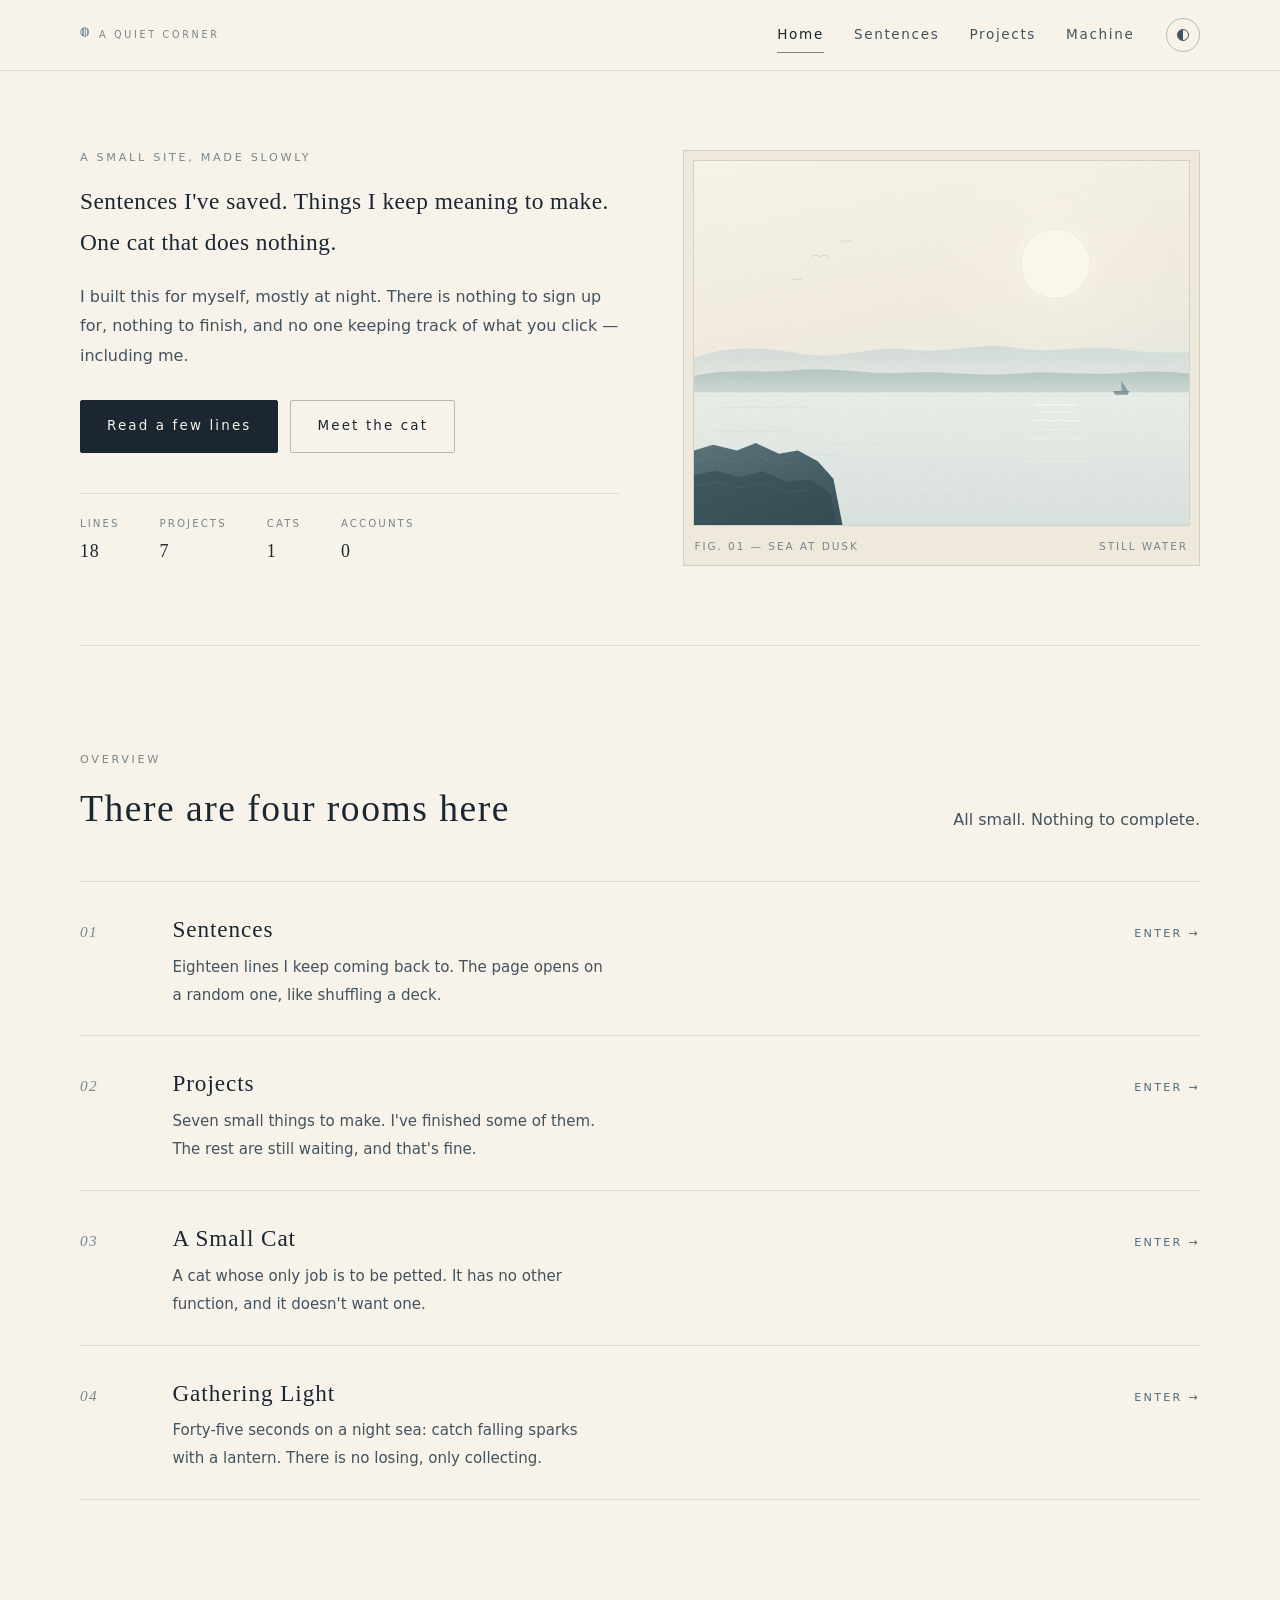
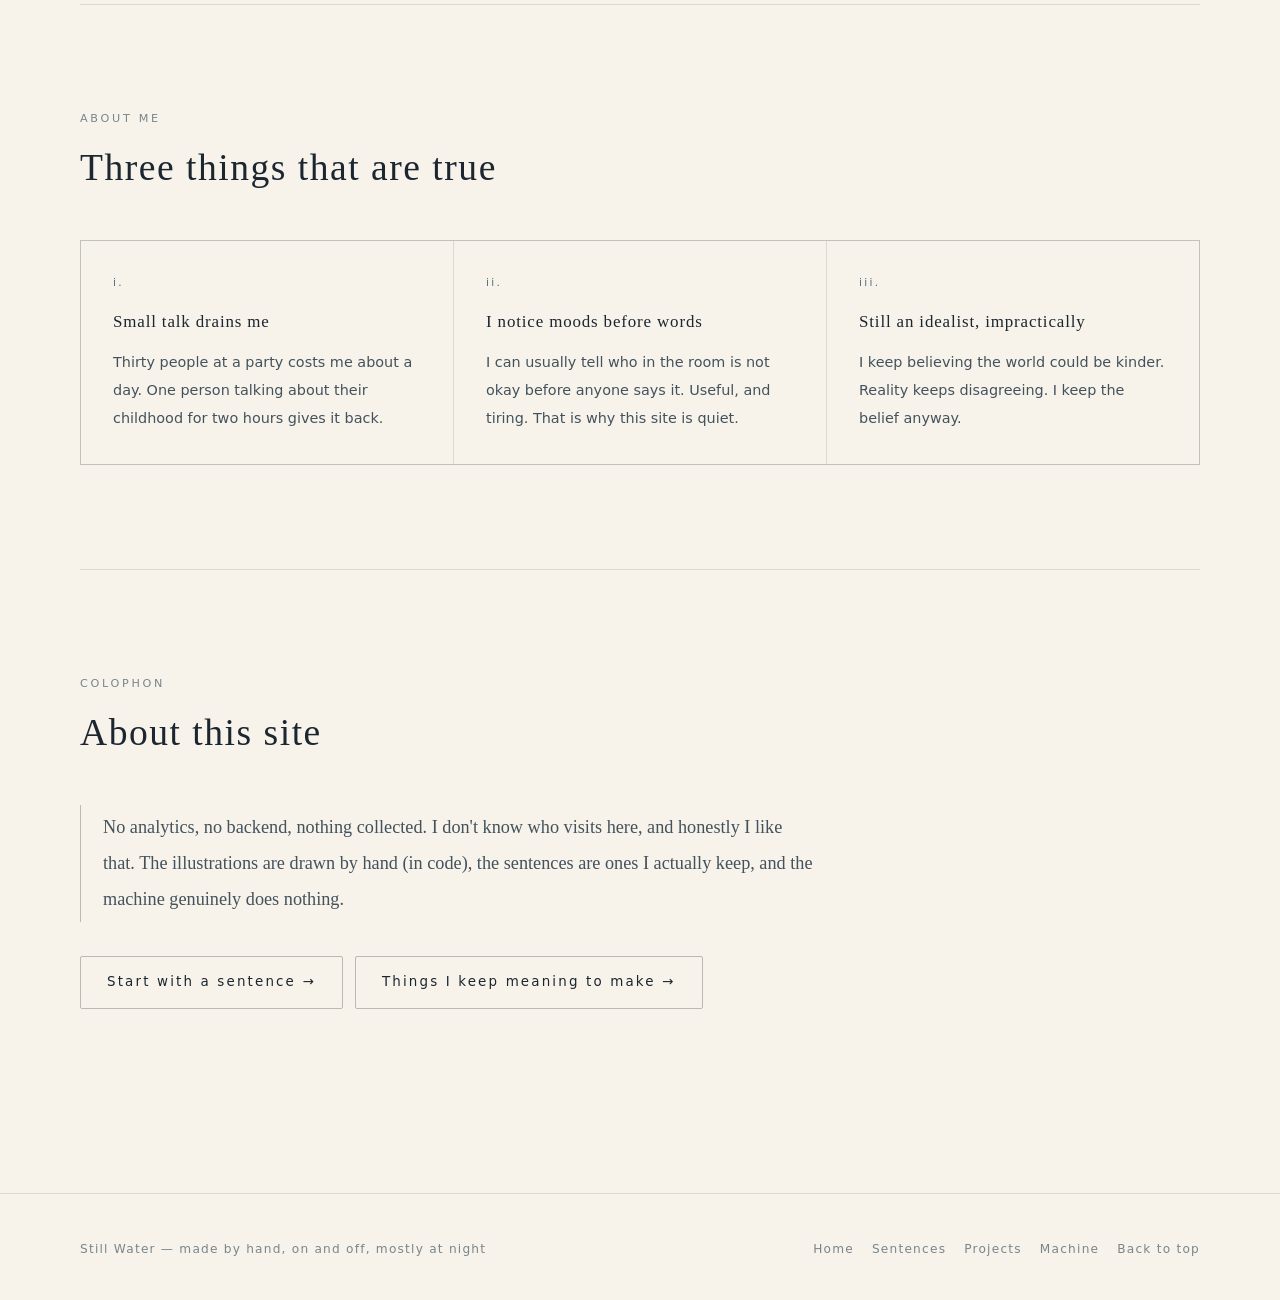
<file: index.html>
<!DOCTYPE html>
<html lang="en">
<head>
<meta charset="utf-8">
<meta name="viewport" content="width=device-width, initial-scale=1">
<title>Still Water · a site I made for myself</title>
<meta name="description" content="A small personal site: sentences I've saved, projects I keep meaning to make, one cat that does nothing, and a forty-five-second game.">
<meta name="theme-color" content="#f7f3ea">
<link rel="icon" href="assets/favicon.svg" type="image/svg+xml">
<link rel="stylesheet" href="style.css">
<script>
  try {
    if (localStorage.getItem("sw-theme") === "dark") {
      document.documentElement.setAttribute("data-theme", "dark");
    }
  } catch (e) {}
</script>
</head>
<body data-page="index">
<a class="skip" href="#main">Skip to content</a>

<header class="topbar">
  <div class="wrap topbar-inner" id="site-nav"></div>
</header>

<main id="main">

  <!-- ========== HERO ========== -->
  <section class="hero wrap" id="top">
    <div class="hero-text">
      <h1 class="sr-only">Still Water — a small site, made slowly</h1>
      <p class="eyebrow">a small site, made slowly</p>
      <p class="hero-sub">Sentences I've saved. Things I keep meaning to make. One cat that does nothing.</p>
      <p class="lede">
        I built this for myself, mostly at night. There is nothing to sign up for, nothing to finish, and no one keeping track of what you click — including me.
      </p>
      <div class="btn-row">
        <a class="btn" href="quotes.html">Read a few lines</a>
        <a class="btn btn-ghost" href="machine.html">Meet the cat</a>
      </div>

      <dl class="hero-facts">
        <div><dt>Lines</dt><dd>18</dd></div>
        <div><dt>Projects</dt><dd>7</dd></div>
        <div><dt>Cats</dt><dd>1</dd></div>
        <div><dt>Accounts</dt><dd>0</dd></div>
      </dl>
    </div>

    <figure class="hero-art art-frame">
      <img src="assets/hero-home.svg" width="1200" height="880" alt="A sea at dusk: a pale moon, distant hills, a small boat, and a cliff on the left" fetchpriority="high">
      <figcaption><span>Fig. 01 — Sea at Dusk</span><span>Still Water</span></figcaption>
    </figure>
  </section>

  <!-- ========== SITE OVERVIEW ========== -->
  <section class="section wrap" id="overview">
    <div class="section-head">
      <div>
        <p class="eyebrow">Overview</p>
        <h2>There are four rooms here</h2>
      </div>
      <p class="lede">All small. Nothing to complete.</p>
    </div>

    <div class="rooms">
      <a class="room" href="quotes.html">
        <span class="room-no">01</span>
        <div>
          <h3>Sentences</h3>
          <p>Eighteen lines I keep coming back to. The page opens on a random one, like shuffling a deck.</p>
        </div>
        <span class="go">Enter</span>
      </a>

      <a class="room" href="project.html">
        <span class="room-no">02</span>
        <div>
          <h3>Projects</h3>
          <p>Seven small things to make. I've finished some of them. The rest are still waiting, and that's fine.</p>
        </div>
        <span class="go">Enter</span>
      </a>

      <a class="room" href="machine.html">
        <span class="room-no">03</span>
        <div>
          <h3>A Small Cat</h3>
          <p>A cat whose only job is to be petted. It has no other function, and it doesn't want one.</p>
        </div>
        <span class="go">Enter</span>
      </a>

      <a class="room" href="machine.html#game">
        <span class="room-no">04</span>
        <div>
          <h3>Gathering Light</h3>
          <p>Forty-five seconds on a night sea: catch falling sparks with a lantern. There is no losing, only collecting.</p>
        </div>
        <span class="go">Enter</span>
      </a>
    </div>
  </section>

  <!-- ========== THREE TRAITS ========== -->
  <section class="section wrap">
    <div class="section-head">
      <div>
        <p class="eyebrow">About me</p>
        <h2>Three things that are true</h2>
      </div>
    </div>

    <div class="traits">
      <div class="trait">
        <span class="idx">i.</span>
        <h4>Small talk drains me</h4>
        <p>Thirty people at a party costs me about a day. One person talking about their childhood for two hours gives it back.</p>
      </div>
      <div class="trait">
        <span class="idx">ii.</span>
        <h4>I notice moods before words</h4>
        <p>I can usually tell who in the room is not okay before anyone says it. Useful, and tiring. That is why this site is quiet.</p>
      </div>
      <div class="trait">
        <span class="idx">iii.</span>
        <h4>Still an idealist, impractically</h4>
        <p>I keep believing the world could be kinder. Reality keeps disagreeing. I keep the belief anyway.</p>
      </div>
    </div>
  </section>

  <!-- ========== COLOPHON ========== -->
  <section class="section wrap">
    <div class="section-head">
      <div>
        <p class="eyebrow">Colophon</p>
        <h2>About this site</h2>
      </div>
    </div>

    <blockquote class="note">
      No analytics, no backend, nothing collected. I don't know who visits here, and honestly I like that.
      The illustrations are drawn by hand (in code), the sentences are ones I actually keep, and the machine genuinely does nothing.
    </blockquote>

    <div class="btn-row" style="margin-top:34px">
      <a class="btn btn-ghost" href="quotes.html">Start with a sentence →</a>
      <a class="btn btn-ghost" href="project.html">Things I keep meaning to make →</a>
    </div>
  </section>

</main>

<footer class="footer">
  <div class="wrap footer-inner">
    <span>Still Water — made by hand, on and off, mostly at night</span>
    <nav aria-label="Footer">
      <a href="index.html">Home</a>
      <a href="quotes.html">Sentences</a>
      <a href="project.html">Projects</a>
      <a href="machine.html">Machine</a>
      <a href="#top">Back to top</a>
    </nav>
  </div>
</footer>

<script src="nav.js" defer></script>
</body>
</html>
</file>
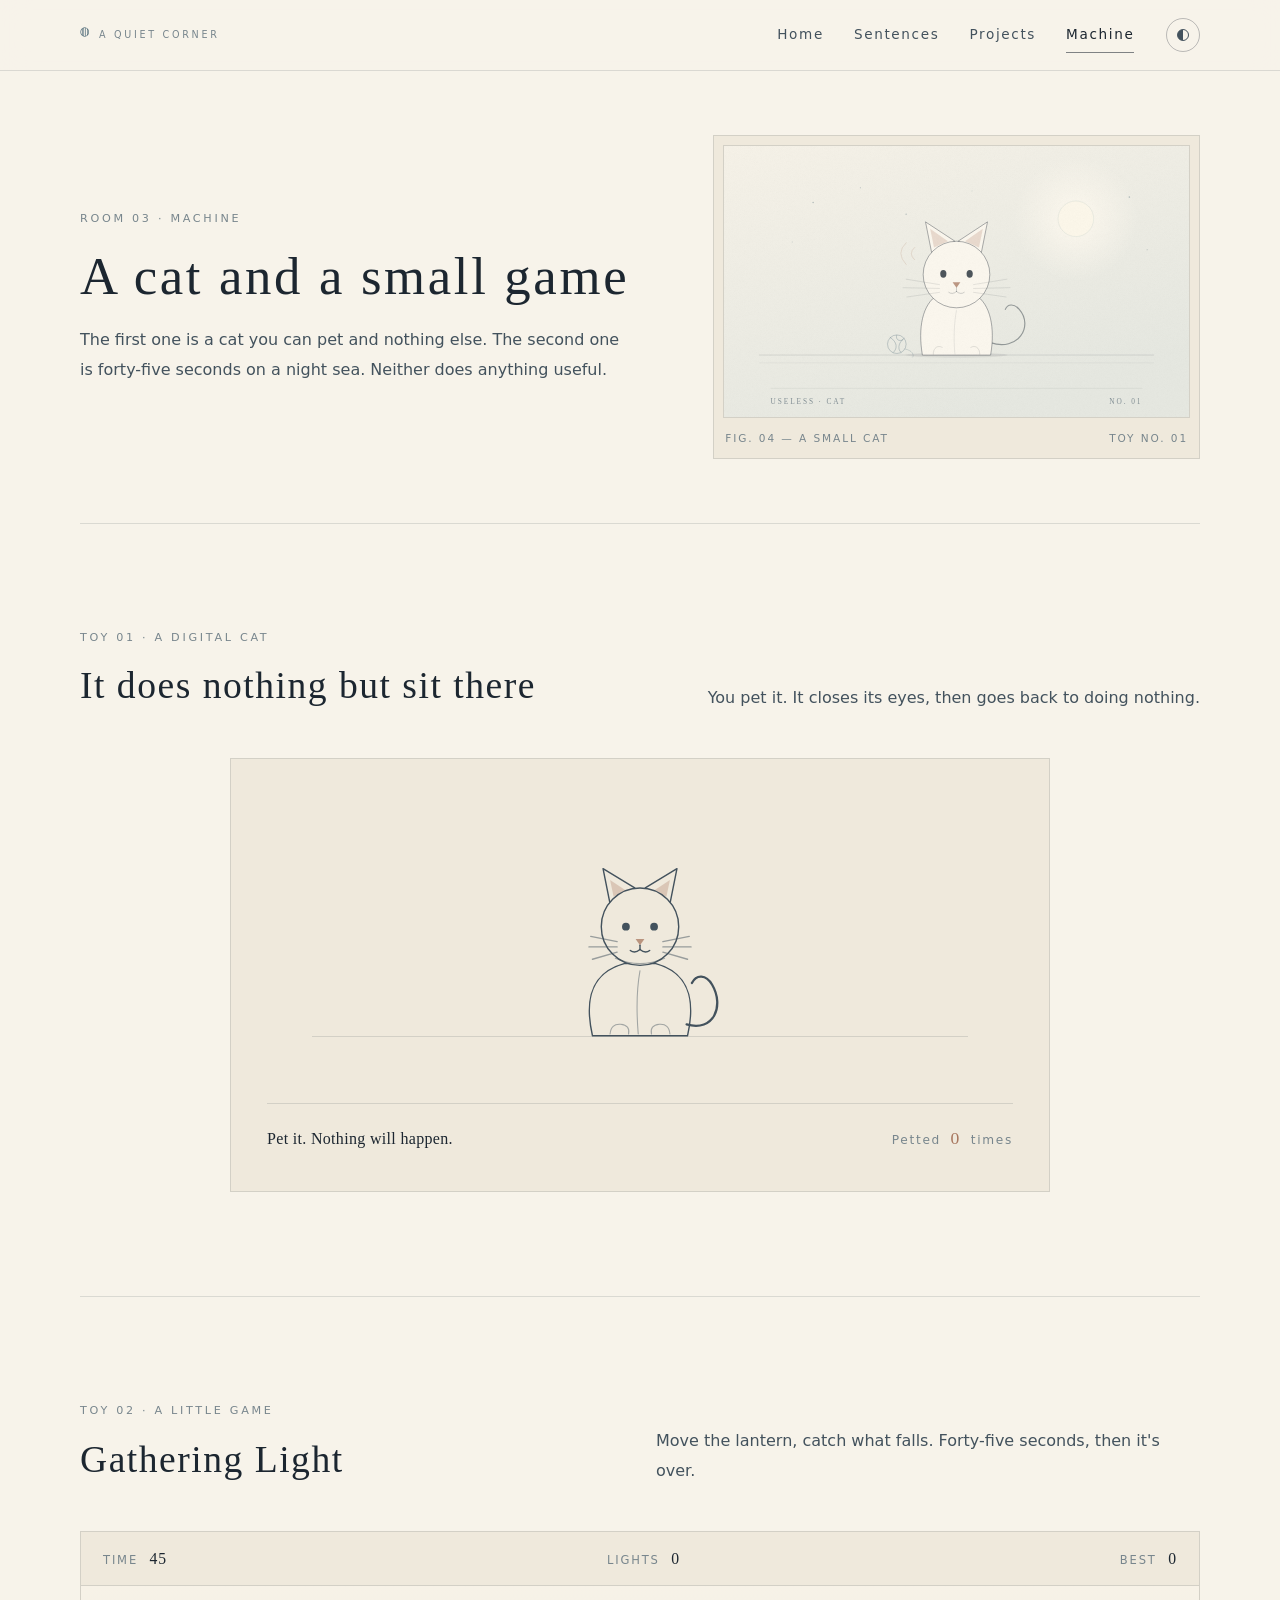
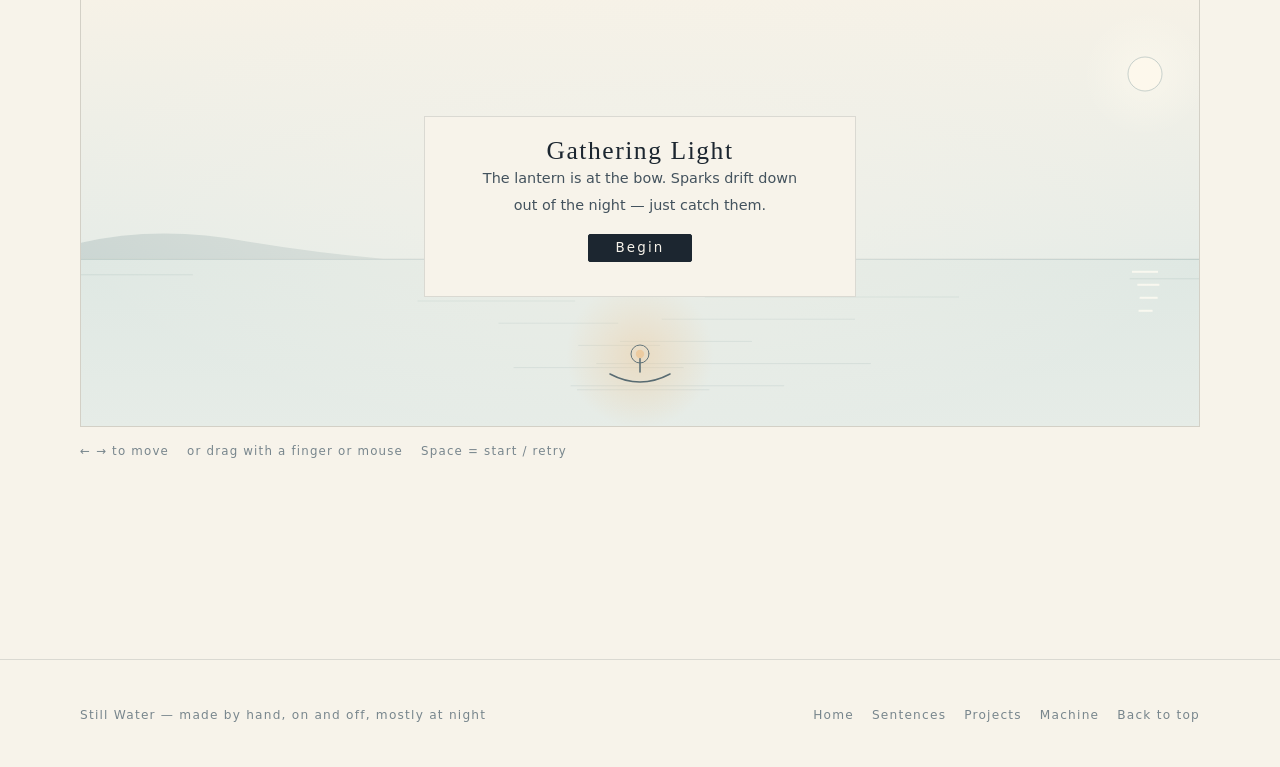
<file: machine.html>
<!DOCTYPE html>
<html lang="en">
<head>
<meta charset="utf-8">
<meta name="viewport" content="width=device-width, initial-scale=1">
<title>Machine · a cat and a lantern | Still Water</title>
<meta name="description" content="A small cat you can pet and nothing else, plus forty-five seconds on a night sea: catch the sparks falling out of the dark with a lantern.">
<meta name="theme-color" content="#f7f3ea">
<link rel="icon" href="assets/favicon.svg" type="image/svg+xml">
<link rel="stylesheet" href="style.css">
<script>
  try {
    if (localStorage.getItem("sw-theme") === "dark") {
      document.documentElement.setAttribute("data-theme", "dark");
    }
  } catch (e) {}
</script>
</head>
<body data-page="machine">
<a class="skip" href="#main">Skip to content</a>

<header class="topbar" id="top">
  <div class="wrap topbar-inner" id="site-nav"></div>
</header>

<main id="main">

  <!-- ========== HERO ========== -->
  <section class="page-hero wrap">
    <div>
      <p class="eyebrow">Room 03 · Machine</p>
      <h1 class="page-title">A cat and a small game</h1>
      <p class="lede">
        The first one is a cat you can pet and nothing else. The second one is forty-five seconds on a night sea. Neither does anything useful.
      </p>
    </div>
    <figure class="art-frame">
      <img src="assets/hero-machine.svg" width="1200" height="700" alt="Line drawing of a small cat sitting on a table, with a moon behind it">
      <figcaption><span>Fig. 04 — A Small Cat</span><span>Toy No. 01</span></figcaption>
    </figure>
  </section>

  <!-- ========== THE CAT ========== -->
  <section class="section wrap" id="toy-one">
    <div class="section-head">
      <div>
        <p class="eyebrow">Toy 01 · A Digital Cat</p>
        <h2>It does nothing but sit there</h2>
      </div>
      <p class="lede">You pet it. It closes its eyes, then goes back to doing nothing.</p>
    </div>

    <div class="plate">
      <div class="machine-stage">
        <button class="cat" id="catBtn" type="button" aria-describedby="machineNote" aria-label="A small cat. Pet it.">
          <span class="purr" id="catPurr" aria-hidden="true">purr</span>
          <svg class="cat-art" viewBox="0 0 200 212" aria-hidden="true" focusable="false">
            <g class="cat-body">
              <path class="cat-line" d="M 46 210 C 36 166 46 138 82 128 L 118 128 C 154 138 164 166 154 210 Z"/>
              <path class="cat-soft" d="M 100 136 C 96 158 96 184 98 208"/>
              <path class="cat-soft" d="M 66 208 q 1 -12 12 -11 q 11 1 9 11"/>
              <path class="cat-soft" d="M 134 208 q -1 -12 -12 -11 q -11 1 -9 11"/>
            </g>
            <g class="cat-tail">
              <path class="cat-line cat-line-thick" d="M 153 197 C 184 206 196 176 182 152 C 175 140 164 140 159 150"/>
            </g>
            <g class="cat-head">
              <path class="cat-line cat-fill" d="M 66 60 L 58 20 L 94 42 Z"/>
              <path class="cat-line cat-fill" d="M 134 60 L 142 20 L 106 42 Z"/>
              <path class="cat-ear" d="M 70 52 L 66 33 L 84 45 Z"/>
              <path class="cat-ear" d="M 130 52 L 134 33 L 116 45 Z"/>
              <circle class="cat-line cat-fill" cx="100" cy="86" r="44"/>
              <path class="cat-soft" d="M 72 122 q 28 12 56 0"/>
              <circle class="cat-eye-open" cx="84" cy="86" r="4.4"/>
              <circle class="cat-eye-open" cx="116" cy="86" r="4.4"/>
              <path class="cat-eye-shut" d="M 77 86 q 7 7 14 0"/>
              <path class="cat-eye-shut" d="M 109 86 q 7 7 14 0"/>
              <path class="cat-nose" d="M 95 100 L 105 100 L 100 107 Z"/>
              <path class="cat-line" d="M 100 107 v 5"/>
              <path class="cat-line" d="M 100 112 q -6 5 -11 1"/>
              <path class="cat-line" d="M 100 112 q 6 5 11 1"/>
              <g class="cat-whiskers">
                <path class="cat-line" d="M 74 103 L 44 97"/>
                <path class="cat-line" d="M 74 109 L 42 109"/>
                <path class="cat-line" d="M 74 115 L 46 123"/>
                <path class="cat-line" d="M 126 103 L 156 97"/>
                <path class="cat-line" d="M 126 109 L 158 109"/>
                <path class="cat-line" d="M 126 115 L 154 123"/>
              </g>
            </g>
          </svg>
        </button>
      </div>

      <div class="machine-readout">
        <p class="machine-note" id="machineNote" aria-live="polite">Pet it. Nothing will happen.</p>
        <p class="machine-count">Petted <b id="machineCount">0</b> times</p>
      </div>
    </div>
  </section>

  <!-- ========== GATHERING LIGHT ========== -->
  <section class="section wrap" id="game">
    <div class="section-head">
      <div>
        <p class="eyebrow">Toy 02 · A Little Game</p>
        <h2>Gathering Light</h2>
      </div>
      <p class="lede">Move the lantern, catch what falls. Forty-five seconds, then it's over.</p>
    </div>

    <div class="game-shell">
      <div class="game-hud">
        <span>Time <b id="hudTime">45</b></span>
        <span>Lights <b id="hudLights">0</b></span>
        <span>Best <b id="hudBest">0</b></span>
      </div>

      <div class="game-canvas-wrap">
        <canvas id="gameCanvas" role="img" aria-label="Gathering Light: move the boat left and right to catch the falling sparks"></canvas>

        <div class="game-overlay" id="gameOverlay">
          <div class="overlay-card">
            <h3 id="ovTitle">Gathering Light</h3>
            <p id="ovText">The lantern is at the bow. Sparks drift down out of the night — just catch them.</p>
            <div class="score-line" id="ovScore" hidden></div>
            <button class="btn" type="button" id="startBtn">Begin</button>
          </div>
        </div>
      </div>
    </div>

    <p class="hint">
      <span>← → to move</span>
      <span>or drag with a finger or mouse</span>
      <span>Space = start / retry</span>
    </p>
  </section>

</main>

<footer class="footer">
  <div class="wrap footer-inner">
    <span>Still Water — made by hand, on and off, mostly at night</span>
    <nav aria-label="Footer">
      <a href="index.html">Home</a>
      <a href="quotes.html">Sentences</a>
      <a href="project.html">Projects</a>
      <a href="machine.html">Machine</a>
      <a href="#top">Back to top</a>
    </nav>
  </div>
</footer>

<script src="nav.js" defer></script>
<script src="machine.js" defer></script>
</body>
</html>
</file>
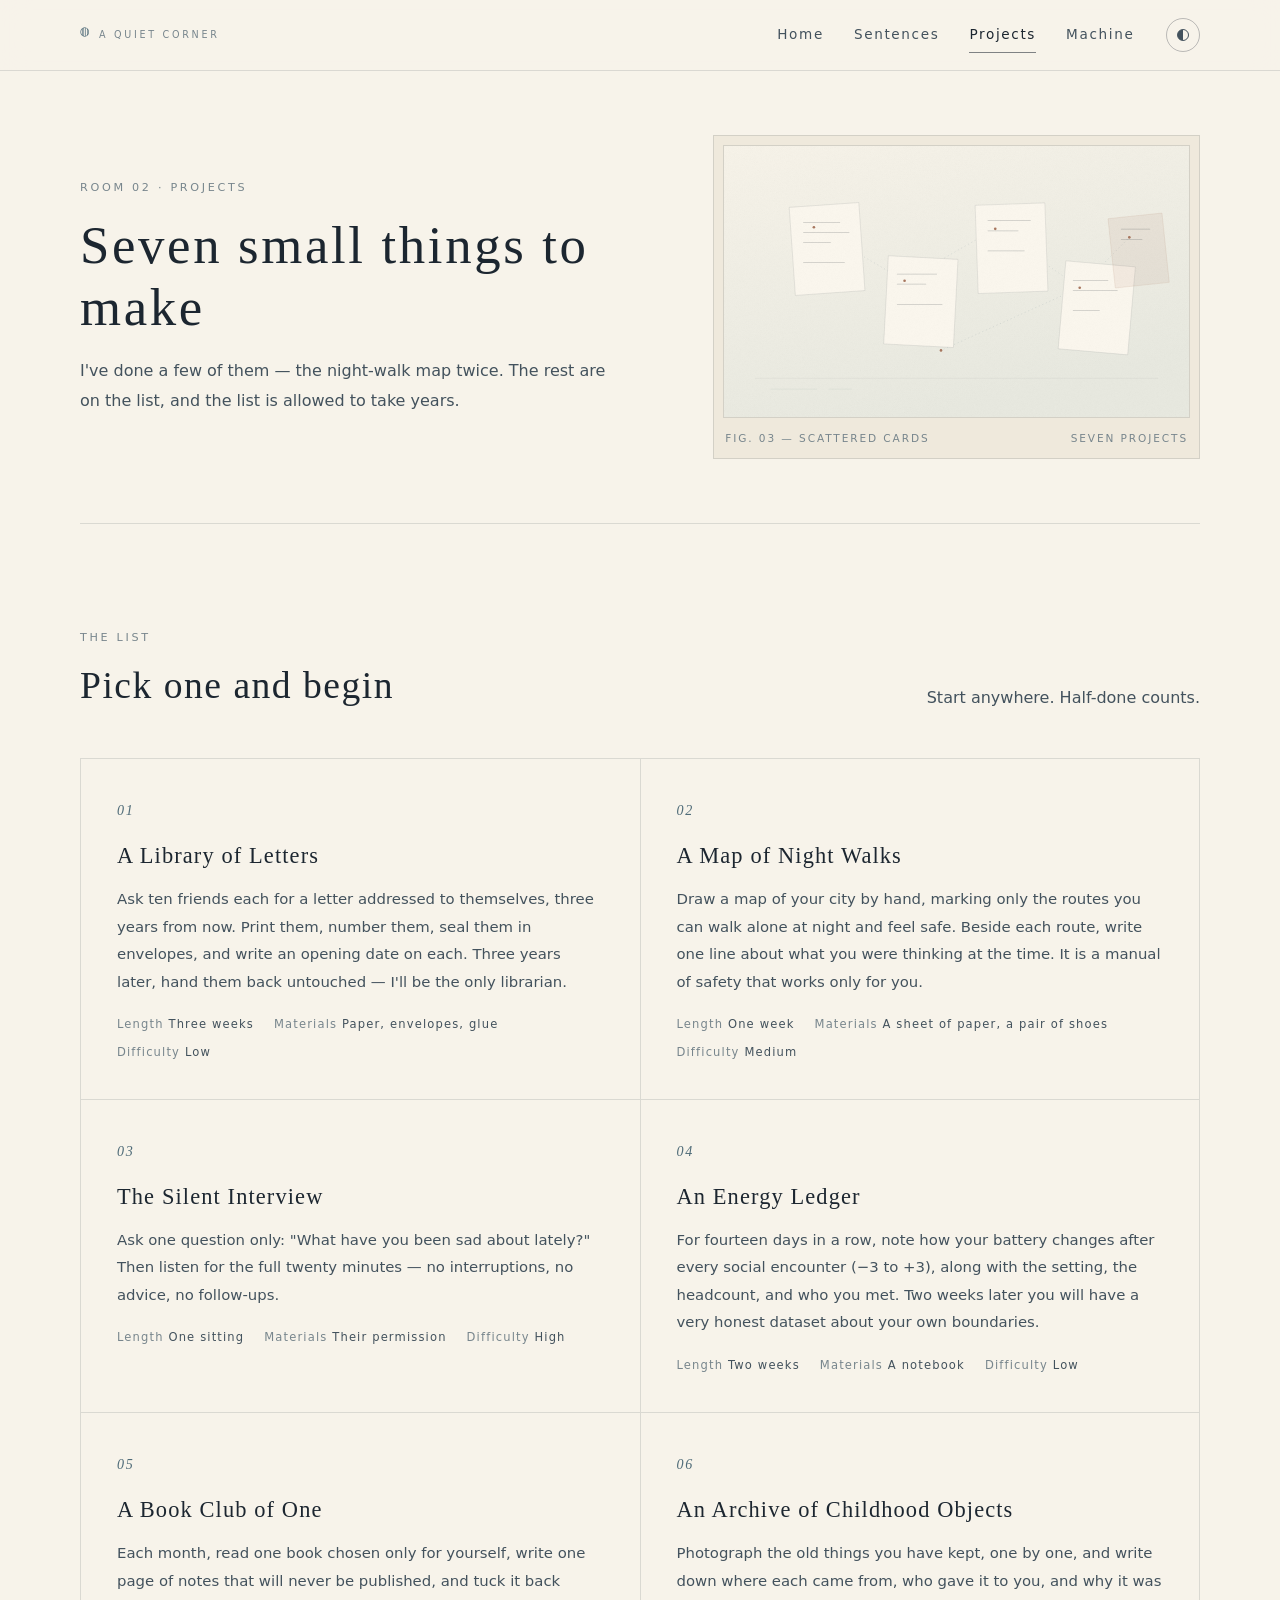
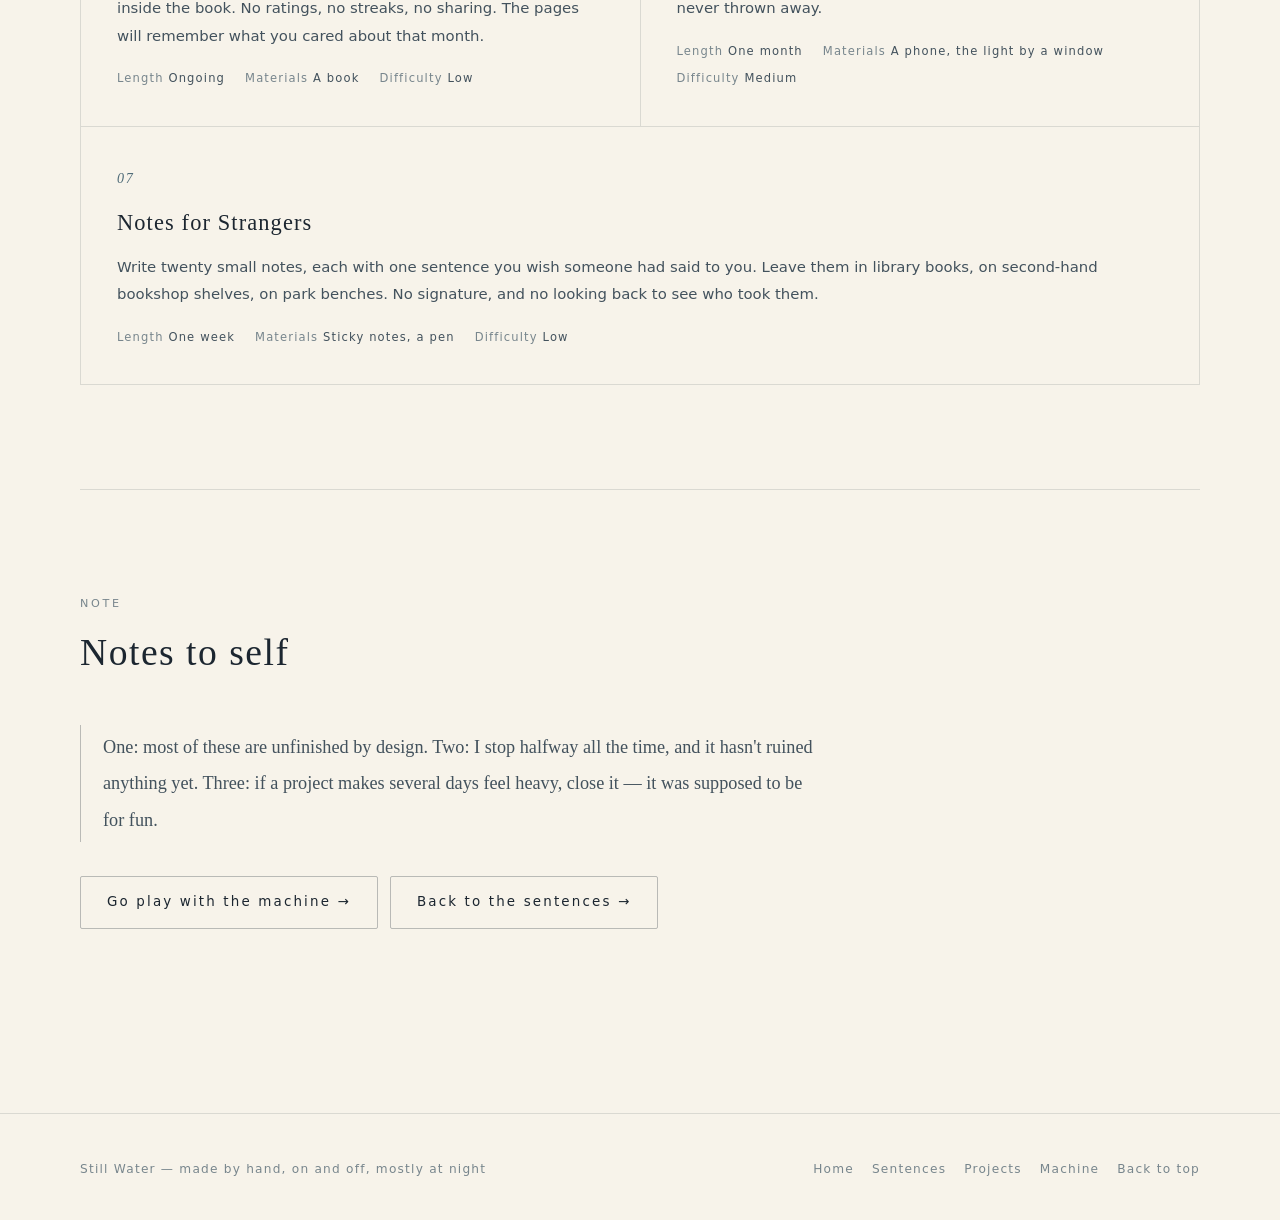
<file: project.html>
<!DOCTYPE html>
<html lang="en">
<head>
<meta charset="utf-8">
<meta name="viewport" content="width=device-width, initial-scale=1">
<title>Projects · seven things to make | Still Water</title>
<meta name="description" content="Seven small projects I keep meaning to make: a library of letters, a map of night walks, the silent interview, an energy ledger, and a few more.">
<meta name="theme-color" content="#f7f3ea">
<link rel="icon" href="assets/favicon.svg" type="image/svg+xml">
<link rel="stylesheet" href="style.css">
<script>
  try {
    if (localStorage.getItem("sw-theme") === "dark") {
      document.documentElement.setAttribute("data-theme", "dark");
    }
  } catch (e) {}
</script>
</head>
<body data-page="project">
<a class="skip" href="#main">Skip to content</a>

<header class="topbar" id="top">
  <div class="wrap topbar-inner" id="site-nav"></div>
</header>

<main id="main">

  <!-- ========== HERO ========== -->
  <section class="page-hero wrap">
    <div>
      <p class="eyebrow">Room 02 · Projects</p>
      <h1 class="page-title">Seven small things to make</h1>
      <p class="lede">
        I've done a few of them — the night-walk map twice. The rest are on the list, and the list is allowed to take years.
      </p>
    </div>
    <figure class="art-frame">
      <img src="assets/hero-project.svg" width="1200" height="700" alt="A few scattered cards linked into a constellation by a thin line">
      <figcaption><span>Fig. 03 — Scattered Cards</span><span>Seven Projects</span></figcaption>
    </figure>
  </section>

  <!-- ========== PROJECT LIST ========== -->
  <section class="section wrap">
    <div class="section-head">
      <div>
        <p class="eyebrow">The List</p>
        <h2>Pick one and begin</h2>
      </div>
      <p class="lede">Start anywhere. Half-done counts.</p>
    </div>

    <div class="projects">

      <article class="project">
        <span class="no">01</span>
        <h3>A Library of Letters</h3>
        <p>Ask ten friends each for a letter addressed to themselves, three years from now. Print them, number them, seal them in envelopes, and write an opening date on each. Three years later, hand them back untouched — I'll be the only librarian.</p>
        <div class="project-meta"><span>Length <b>Three weeks</b></span><span>Materials <b>Paper, envelopes, glue</b></span><span>Difficulty <b>Low</b></span></div>
      </article>

      <article class="project">
        <span class="no">02</span>
        <h3>A Map of Night Walks</h3>
        <p>Draw a map of your city by hand, marking only the routes you can walk alone at night and feel safe. Beside each route, write one line about what you were thinking at the time. It is a manual of safety that works only for you.</p>
        <div class="project-meta"><span>Length <b>One week</b></span><span>Materials <b>A sheet of paper, a pair of shoes</b></span><span>Difficulty <b>Medium</b></span></div>
      </article>

      <article class="project">
        <span class="no">03</span>
        <h3>The Silent Interview</h3>
        <p>Ask one question only: "What have you been sad about lately?" Then listen for the full twenty minutes — no interruptions, no advice, no follow-ups.</p>
        <div class="project-meta"><span>Length <b>One sitting</b></span><span>Materials <b>Their permission</b></span><span>Difficulty <b>High</b></span></div>
      </article>

      <article class="project">
        <span class="no">04</span>
        <h3>An Energy Ledger</h3>
        <p>For fourteen days in a row, note how your battery changes after every social encounter (−3 to +3), along with the setting, the headcount, and who you met. Two weeks later you will have a very honest dataset about your own boundaries.</p>
        <div class="project-meta"><span>Length <b>Two weeks</b></span><span>Materials <b>A notebook</b></span><span>Difficulty <b>Low</b></span></div>
      </article>

      <article class="project">
        <span class="no">05</span>
        <h3>A Book Club of One</h3>
        <p>Each month, read one book chosen only for yourself, write one page of notes that will never be published, and tuck it back inside the book. No ratings, no streaks, no sharing. The pages will remember what you cared about that month.</p>
        <div class="project-meta"><span>Length <b>Ongoing</b></span><span>Materials <b>A book</b></span><span>Difficulty <b>Low</b></span></div>
      </article>

      <article class="project">
        <span class="no">06</span>
        <h3>An Archive of Childhood Objects</h3>
        <p>Photograph the old things you have kept, one by one, and write down where each came from, who gave it to you, and why it was never thrown away.</p>
        <div class="project-meta"><span>Length <b>One month</b></span><span>Materials <b>A phone, the light by a window</b></span><span>Difficulty <b>Medium</b></span></div>
      </article>

      <article class="project">
        <span class="no">07</span>
        <h3>Notes for Strangers</h3>
        <p>Write twenty small notes, each with one sentence you wish someone had said to you. Leave them in library books, on second-hand bookshop shelves, on park benches. No signature, and no looking back to see who took them.</p>
        <div class="project-meta"><span>Length <b>One week</b></span><span>Materials <b>Sticky notes, a pen</b></span><span>Difficulty <b>Low</b></span></div>
      </article>

    </div>
  </section>

  <!-- ========== NOTE ========== -->
  <section class="section wrap">
    <div class="section-head">
      <div>
        <p class="eyebrow">Note</p>
        <h2>Notes to self</h2>
      </div>
    </div>
    <blockquote class="note">
      One: most of these are unfinished by design. Two: I stop halfway all the time, and it hasn't ruined anything yet.
      Three: if a project makes several days feel heavy, close it — it was supposed to be for fun.
    </blockquote>
    <div class="btn-row" style="margin-top:34px">
      <a class="btn btn-ghost" href="machine.html">Go play with the machine →</a>
      <a class="btn btn-ghost" href="quotes.html">Back to the sentences →</a>
    </div>
  </section>

</main>

<footer class="footer">
  <div class="wrap footer-inner">
    <span>Still Water — made by hand, on and off, mostly at night</span>
    <nav aria-label="Footer">
      <a href="index.html">Home</a>
      <a href="quotes.html">Sentences</a>
      <a href="project.html">Projects</a>
      <a href="machine.html">Machine</a>
      <a href="#top">Back to top</a>
    </nav>
  </div>
</footer>

<script src="nav.js" defer></script>
</body>
</html>
</file>
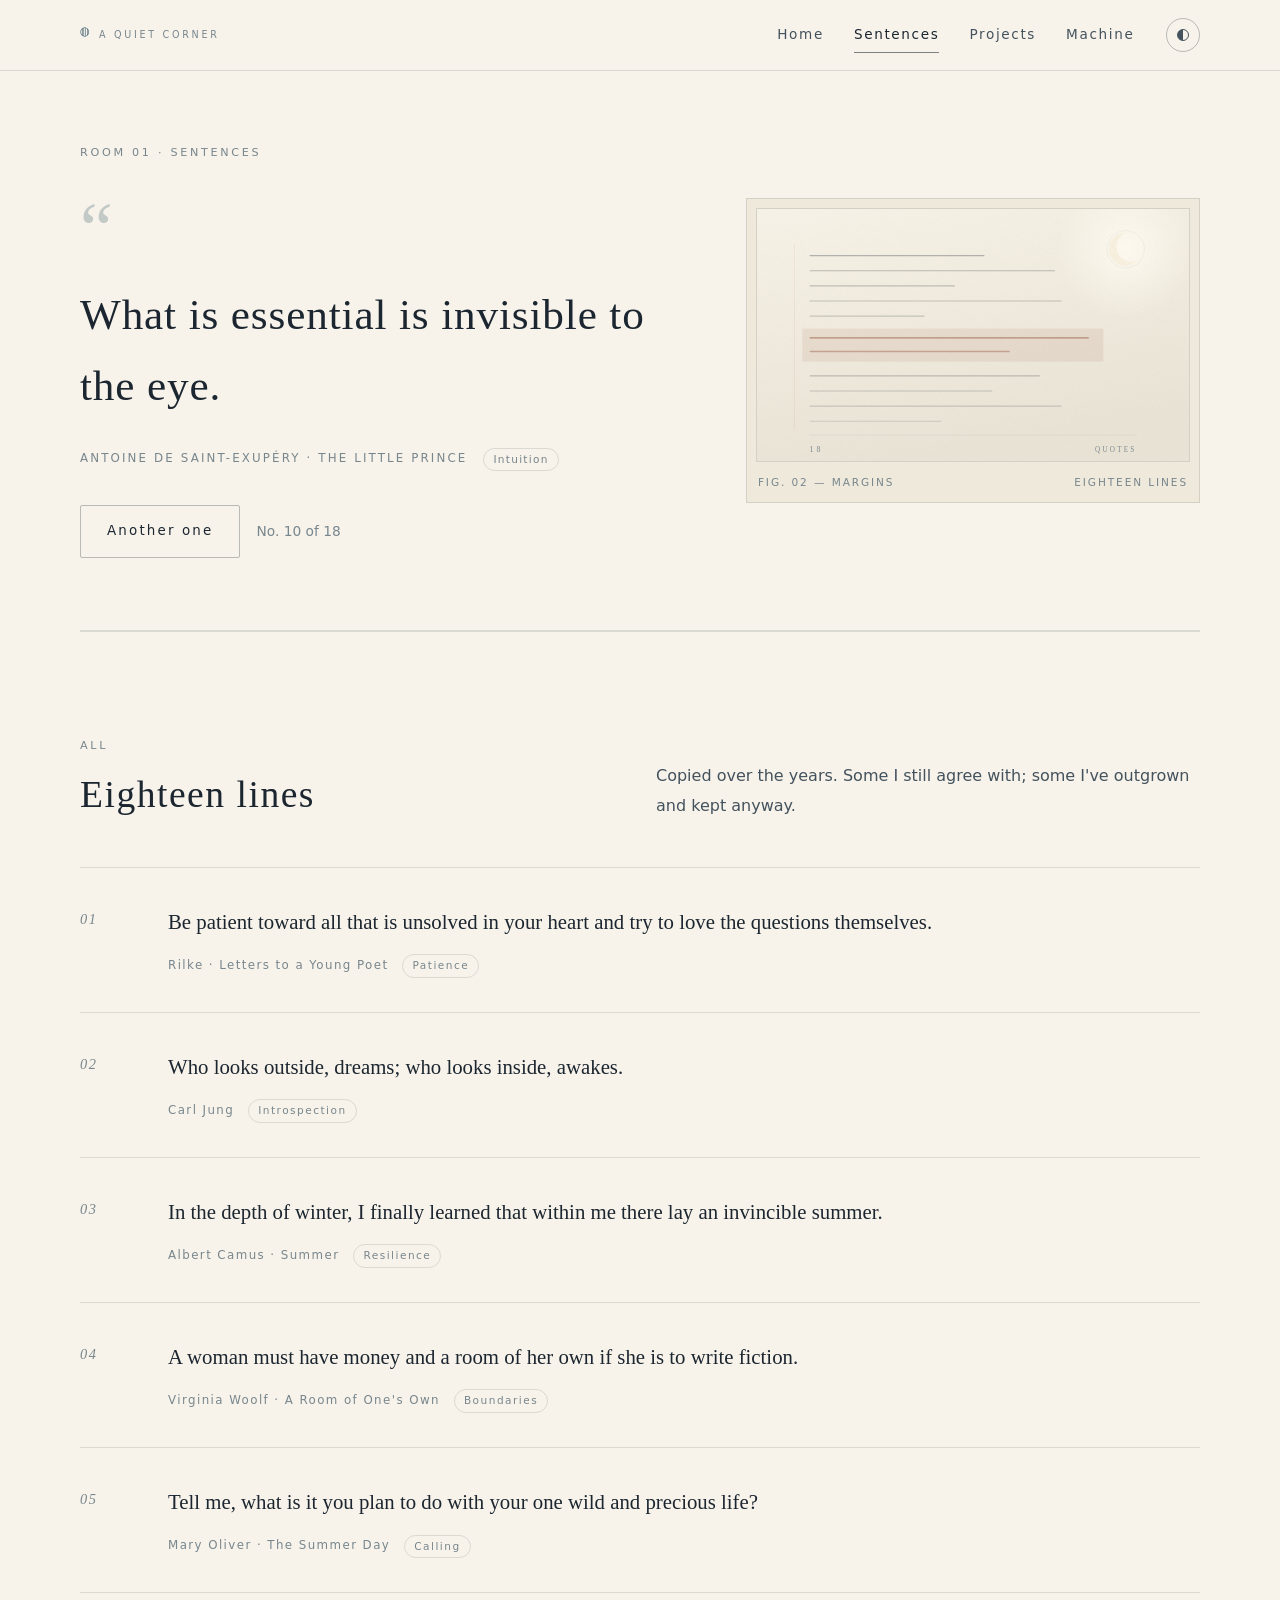
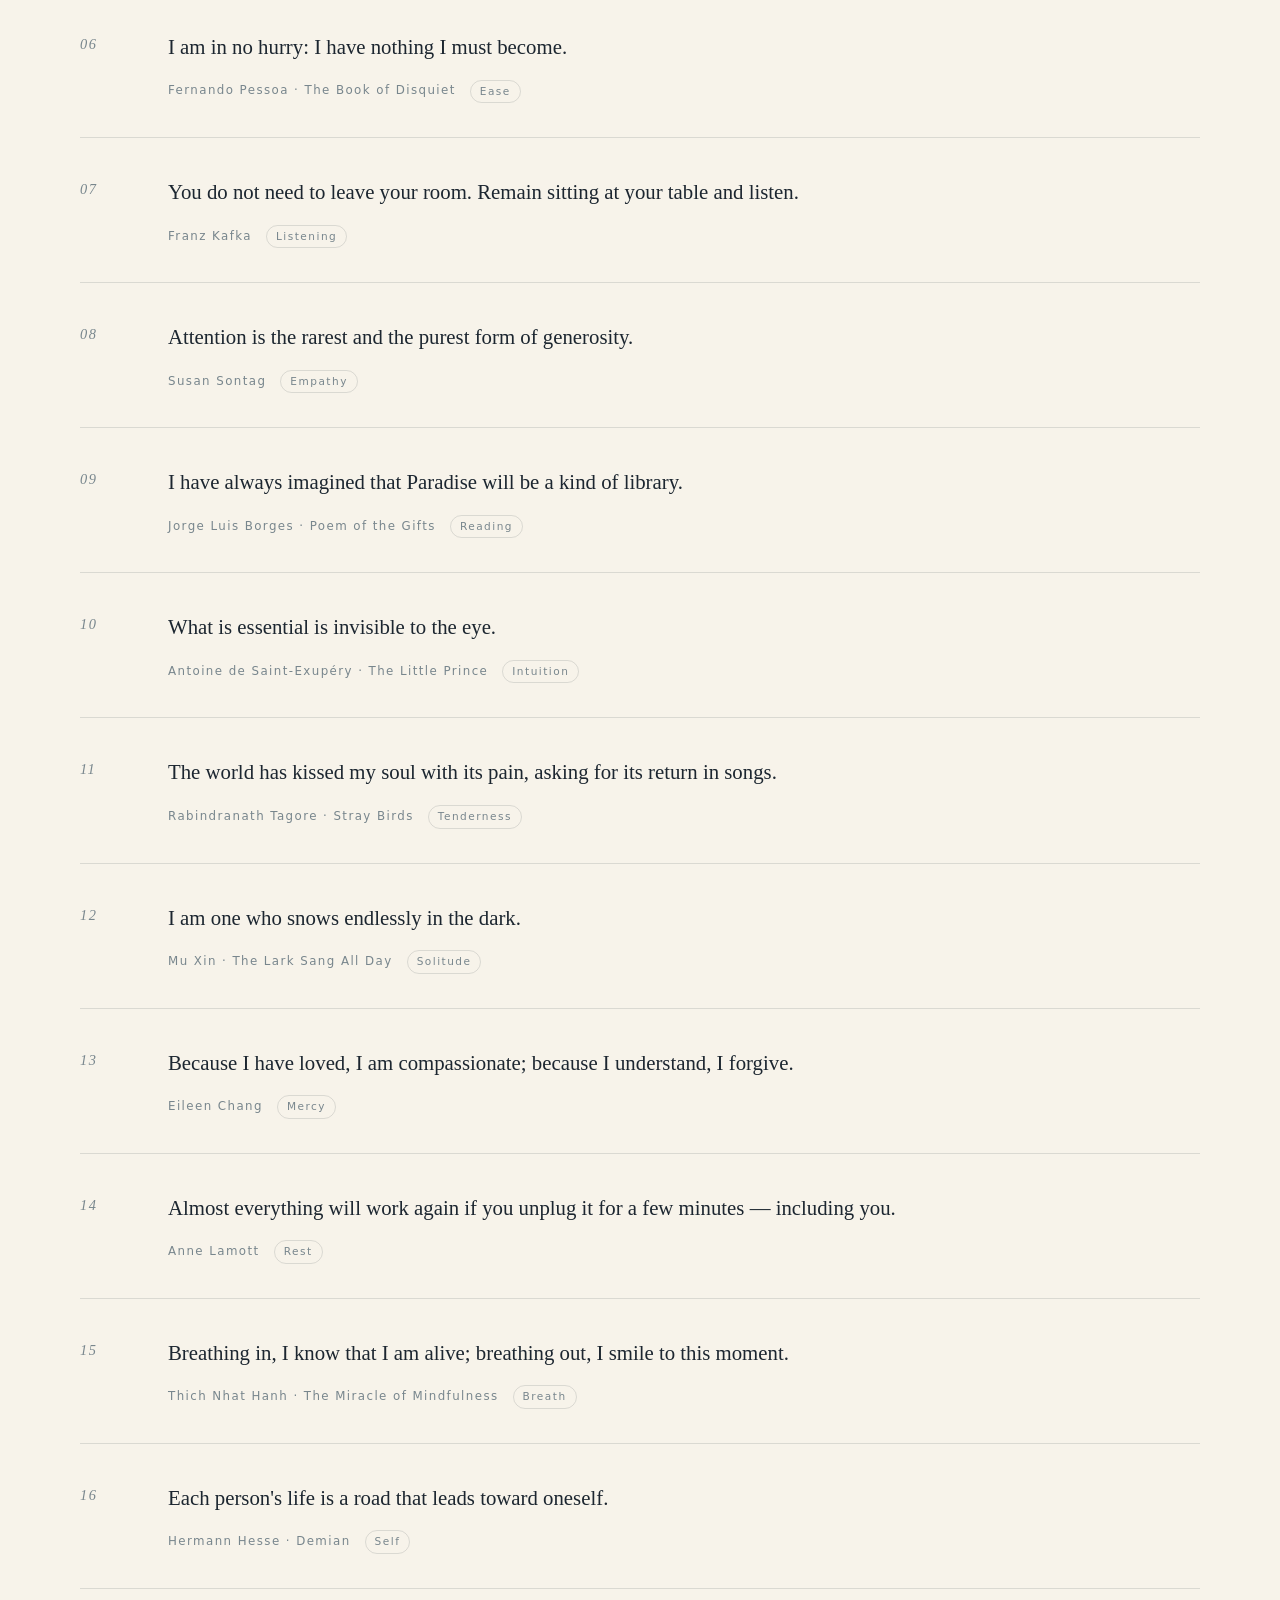
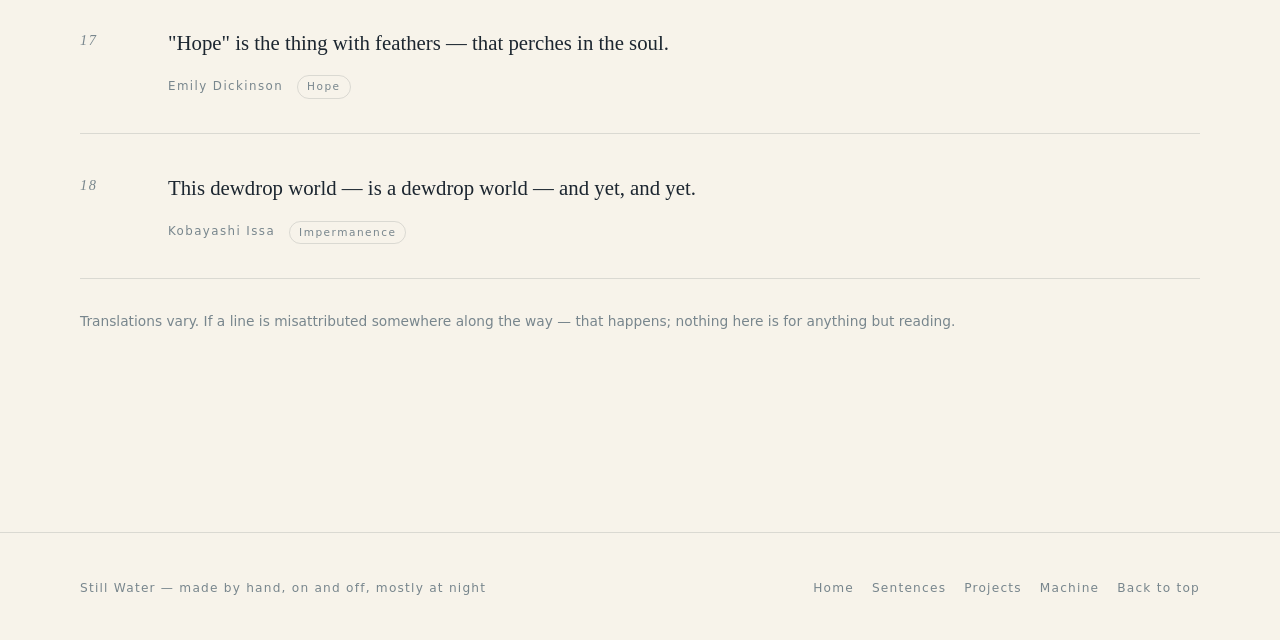
<file: quotes.html>
<!DOCTYPE html>
<html lang="en">
<head>
<meta charset="utf-8">
<meta name="viewport" content="width=device-width, initial-scale=1">
<title>Sentences · eighteen lines I keep | Still Water</title>
<meta name="description" content="Eighteen lines I've copied over the years — Rilke, Jung, Camus, Woolf, Mu Xin... The page opens on a random one.">
<meta name="theme-color" content="#f7f3ea">
<link rel="icon" href="assets/favicon.svg" type="image/svg+xml">
<link rel="stylesheet" href="style.css">
<script>
  try {
    if (localStorage.getItem("sw-theme") === "dark") {
      document.documentElement.setAttribute("data-theme", "dark");
    }
  } catch (e) {}
</script>
</head>
<body data-page="quotes">
<a class="skip" href="#main">Skip to content</a>

<header class="topbar" id="top">
  <div class="wrap topbar-inner" id="site-nav"></div>
</header>

<main id="main">

  <!-- ========== RANDOM QUOTE HERO ========== -->
  <section class="quote-hero wrap">
    <div class="quote-hero-inner">
      <div>
        <h1 class="sr-only">Sentences — eighteen lines I keep coming back to</h1>
        <p class="eyebrow">Room 01 · Sentences</p>

        <blockquote id="randomQuote" aria-live="polite" style="margin-top:clamp(26px,4vw,44px)">
          <span class="quote-mark" aria-hidden="true">&ldquo;</span>
          <p class="big" id="rqText">Be patient toward all that is unsolved in your heart and try to love the questions themselves.</p>
          <footer class="by">
            <span id="rqAuthor">Rilke · Letters to a Young Poet</span>
            <span class="tag" id="rqTag">Patience</span>
          </footer>
        </blockquote>

        <div class="quote-hero-foot">
          <button class="btn btn-ghost" type="button" id="reroll">Another one</button>
          <span class="small" id="rqCount">No. 18 of 18</span>
        </div>
      </div>

      <figure class="art-frame">
        <img src="assets/hero-quotes.svg" width="1200" height="700" alt="Lines like pages that have been read, one of them marked in a warm color">
        <figcaption><span>Fig. 02 — Margins</span><span>Eighteen Lines</span></figcaption>
      </figure>
    </div>
  </section>

  <!-- ========== ALL QUOTES ========== -->
  <section class="section wrap">
    <div class="section-head">
      <div>
        <p class="eyebrow">All</p>
        <h2>Eighteen lines</h2>
      </div>
      <p class="lede">Copied over the years. Some I still agree with; some I've outgrown and kept anyway.</p>
    </div>

    <ol class="quote-list">

      <li class="quote" data-author="Rilke" data-source="Letters to a Young Poet" data-tag="Patience">
        <span class="quote-no">01</span>
        <div>
          <p class="quote-text">Be patient toward all that is unsolved in your heart and try to love the questions themselves.</p>
          <div class="quote-meta"><span>Rilke · Letters to a Young Poet</span><span class="tag">Patience</span></div>
        </div>
      </li>

      <li class="quote" data-author="Carl Jung" data-source="Memories, Dreams, Reflections" data-tag="Introspection">
        <span class="quote-no">02</span>
        <div>
          <p class="quote-text">Who looks outside, dreams; who looks inside, awakes.</p>
          <div class="quote-meta"><span>Carl Jung</span><span class="tag">Introspection</span></div>
        </div>
      </li>

      <li class="quote" data-author="Albert Camus" data-source="Summer" data-tag="Resilience">
        <span class="quote-no">03</span>
        <div>
          <p class="quote-text">In the depth of winter, I finally learned that within me there lay an invincible summer.</p>
          <div class="quote-meta"><span>Albert Camus · Summer</span><span class="tag">Resilience</span></div>
        </div>
      </li>

      <li class="quote" data-author="Virginia Woolf" data-source="A Room of One's Own" data-tag="Boundaries">
        <span class="quote-no">04</span>
        <div>
          <p class="quote-text">A woman must have money and a room of her own if she is to write fiction.</p>
          <div class="quote-meta"><span>Virginia Woolf · A Room of One's Own</span><span class="tag">Boundaries</span></div>
        </div>
      </li>

      <li class="quote" data-author="Mary Oliver" data-source="The Summer Day" data-tag="Calling">
        <span class="quote-no">05</span>
        <div>
          <p class="quote-text">Tell me, what is it you plan to do with your one wild and precious life?</p>
          <div class="quote-meta"><span>Mary Oliver · The Summer Day</span><span class="tag">Calling</span></div>
        </div>
      </li>

      <li class="quote" data-author="Fernando Pessoa" data-source="The Book of Disquiet" data-tag="Ease">
        <span class="quote-no">06</span>
        <div>
          <p class="quote-text">I am in no hurry: I have nothing I must become.</p>
          <div class="quote-meta"><span>Fernando Pessoa · The Book of Disquiet</span><span class="tag">Ease</span></div>
        </div>
      </li>

      <li class="quote" data-author="Franz Kafka" data-source="Letters" data-tag="Listening">
        <span class="quote-no">07</span>
        <div>
          <p class="quote-text">You do not need to leave your room. Remain sitting at your table and listen.</p>
          <div class="quote-meta"><span>Franz Kafka</span><span class="tag">Listening</span></div>
        </div>
      </li>

      <li class="quote" data-author="Susan Sontag" data-source="At the Same Time" data-tag="Empathy">
        <span class="quote-no">08</span>
        <div>
          <p class="quote-text">Attention is the rarest and the purest form of generosity.</p>
          <div class="quote-meta"><span>Susan Sontag</span><span class="tag">Empathy</span></div>
        </div>
      </li>

      <li class="quote" data-author="Jorge Luis Borges" data-source="Poem of the Gifts" data-tag="Reading">
        <span class="quote-no">09</span>
        <div>
          <p class="quote-text">I have always imagined that Paradise will be a kind of library.</p>
          <div class="quote-meta"><span>Jorge Luis Borges · Poem of the Gifts</span><span class="tag">Reading</span></div>
        </div>
      </li>

      <li class="quote" data-author="Antoine de Saint-Exupéry" data-source="The Little Prince" data-tag="Intuition">
        <span class="quote-no">10</span>
        <div>
          <p class="quote-text">What is essential is invisible to the eye.</p>
          <div class="quote-meta"><span>Antoine de Saint-Exupéry · The Little Prince</span><span class="tag">Intuition</span></div>
        </div>
      </li>

      <li class="quote" data-author="Rabindranath Tagore" data-source="Stray Birds" data-tag="Tenderness">
        <span class="quote-no">11</span>
        <div>
          <p class="quote-text">The world has kissed my soul with its pain, asking for its return in songs.</p>
          <div class="quote-meta"><span>Rabindranath Tagore · Stray Birds</span><span class="tag">Tenderness</span></div>
        </div>
      </li>

      <li class="quote" data-author="Mu Xin" data-source="The Lark Sang All Day" data-tag="Solitude">
        <span class="quote-no">12</span>
        <div>
          <p class="quote-text">I am one who snows endlessly in the dark.</p>
          <div class="quote-meta"><span>Mu Xin · The Lark Sang All Day</span><span class="tag">Solitude</span></div>
        </div>
      </li>

      <li class="quote" data-author="Eileen Chang" data-source="Ashes of Incense" data-tag="Mercy">
        <span class="quote-no">13</span>
        <div>
          <p class="quote-text">Because I have loved, I am compassionate; because I understand, I forgive.</p>
          <div class="quote-meta"><span>Eileen Chang</span><span class="tag">Mercy</span></div>
        </div>
      </li>

      <li class="quote" data-author="Anne Lamott" data-source="Small Victories" data-tag="Rest">
        <span class="quote-no">14</span>
        <div>
          <p class="quote-text">Almost everything will work again if you unplug it for a few minutes — including you.</p>
          <div class="quote-meta"><span>Anne Lamott</span><span class="tag">Rest</span></div>
        </div>
      </li>

      <li class="quote" data-author="Thich Nhat Hanh" data-source="The Miracle of Mindfulness" data-tag="Breath">
        <span class="quote-no">15</span>
        <div>
          <p class="quote-text">Breathing in, I know that I am alive; breathing out, I smile to this moment.</p>
          <div class="quote-meta"><span>Thich Nhat Hanh · The Miracle of Mindfulness</span><span class="tag">Breath</span></div>
        </div>
      </li>

      <li class="quote" data-author="Hermann Hesse" data-source="Demian" data-tag="Self">
        <span class="quote-no">16</span>
        <div>
          <p class="quote-text">Each person's life is a road that leads toward oneself.</p>
          <div class="quote-meta"><span>Hermann Hesse · Demian</span><span class="tag">Self</span></div>
        </div>
      </li>

      <li class="quote" data-author="Emily Dickinson" data-source="Poems" data-tag="Hope">
        <span class="quote-no">17</span>
        <div>
          <p class="quote-text">"Hope" is the thing with feathers — that perches in the soul.</p>
          <div class="quote-meta"><span>Emily Dickinson</span><span class="tag">Hope</span></div>
        </div>
      </li>

      <li class="quote" data-author="Kobayashi Issa" data-source="Haiku" data-tag="Impermanence">
        <span class="quote-no">18</span>
        <div>
          <p class="quote-text">This dewdrop world — is a dewdrop world — and yet, and yet.</p>
          <div class="quote-meta"><span>Kobayashi Issa</span><span class="tag">Impermanence</span></div>
        </div>
      </li>

    </ol>

    <p class="small" style="margin-top:30px">Translations vary. If a line is misattributed somewhere along the way — that happens; nothing here is for anything but reading.</p>
  </section>

</main>

<footer class="footer">
  <div class="wrap footer-inner">
    <span>Still Water — made by hand, on and off, mostly at night</span>
    <nav aria-label="Footer">
      <a href="index.html">Home</a>
      <a href="quotes.html">Sentences</a>
      <a href="project.html">Projects</a>
      <a href="machine.html">Machine</a>
      <a href="#top">Back to top</a>
    </nav>
  </div>
</footer>

<script src="nav.js" defer></script>
<script src="quotes.js" defer></script>
</body>
</html>
</file>
<file: style.css>
/* ==========================================================================
   静水 · still water
   一个给 INFJ 的安静角落 —— 全站唯一样式表
   配色：沙白纸 / 墨蓝 / 海青细线；标题衬线，UI 无衬线
   ========================================================================== */

/* ---------- 设计变量 ---------- */
:root {
  --paper: #f7f3ea;
  --paper-2: #efe9dc;
  --paper-3: #e7e1d3;
  --ink: #1c2630;
  --ink-2: #43525d;
  --ink-3: #78868d;
  --sea: #4f6b78;
  --sea-2: #8aa2a4;
  --clay: #a8775f;
  --line: rgba(28, 38, 48, 0.13);
  --line-2: rgba(28, 38, 48, 0.28);
  --max: 1120px;
  --serif: "Iowan Old Style", "Palatino Linotype", Palatino, "Songti SC",
    "STSong", "Source Han Serif SC", "Noto Serif SC", SimSun, Georgia, serif;
  --sans: ui-sans-serif, system-ui, -apple-system, "PingFang SC",
    "Hiragino Sans GB", "Microsoft YaHei", "Segoe UI", sans-serif;
}

html[data-theme="dark"] {
  --paper: #12171a;
  --paper-2: #191f22;
  --paper-3: #202729;
  --ink: #eae4d8;
  --ink-2: #c4cac8;
  --ink-3: #8b979a;
  --sea: #9db8c0;
  --sea-2: #6d858d;
  --clay: #c99a80;
  --line: rgba(234, 228, 216, 0.14);
  --line-2: rgba(234, 228, 216, 0.3);
}

/* ---------- 基础 ---------- */
*,
*::before,
*::after {
  box-sizing: border-box;
}

html {
  -webkit-text-size-adjust: 100%;
  scroll-behavior: smooth;
}

body {
  margin: 0;
  background: var(--paper);
  color: var(--ink);
  font-family: var(--sans);
  font-size: 16px;
  line-height: 1.85;
  -webkit-font-smoothing: antialiased;
  overflow-x: hidden;
  transition: background-color 0.4s ease, color 0.4s ease;
}

img,
svg,
canvas {
  display: block;
  max-width: 100%;
}

a {
  color: inherit;
  text-decoration: none;
}

button {
  font: inherit;
  color: inherit;
}

h1,
h2,
h3,
h4 {
  font-family: var(--serif);
  font-weight: 400;
}

::selection {
  background: rgba(79, 107, 120, 0.18);
}

:focus-visible {
  outline: 1px solid var(--sea);
  outline-offset: 3px;
}

/* 跳转链接（无障碍） */
.skip {
  position: absolute;
  left: -9999px;
  top: 0;
  z-index: 99;
  padding: 10px 18px;
  background: var(--ink);
  color: var(--paper);
  font-size: 0.8rem;
}

.skip:focus {
  left: 12px;
  top: 12px;
}

/* 只给读屏看的标题 */
.sr-only {
  position: absolute;
  width: 1px;
  height: 1px;
  margin: -1px;
  padding: 0;
  overflow: hidden;
  clip: rect(0 0 0 0);
  clip-path: inset(50%);
  white-space: nowrap;
  border: 0;
}

/* ---------- 布局工具 ---------- */
.wrap {
  width: min(100% - 2 * clamp(20px, 5vw, 44px), var(--max));
  margin-inline: auto;
}

.section {
  padding-block: clamp(52px, 8.5vw, 104px);
  border-top: 1px solid var(--line);
}

.section-head {
  display: flex;
  align-items: flex-end;
  justify-content: space-between;
  gap: 24px;
  flex-wrap: wrap;
  margin-bottom: clamp(26px, 4vw, 46px);
}

.eyebrow {
  margin: 0;
  font-size: 0.7rem;
  letter-spacing: 0.24em;
  text-transform: uppercase;
  color: var(--ink-3);
  font-weight: 500;
}

h2 {
  font-size: clamp(1.55rem, 3.3vw, 2.35rem);
  line-height: 1.35;
  letter-spacing: 0.04em;
  margin: 0.35em 0 0;
}

.lede {
  color: var(--ink-2);
  max-width: 34rem;
  margin: 0;
}

.small {
  font-size: 0.86rem;
  color: var(--ink-3);
}

/* ---------- 顶栏 + 导航（由 nav.js 注入 nav.html） ---------- */
.topbar {
  position: sticky;
  top: 0;
  z-index: 60;
  background: var(--paper);
  background: color-mix(in srgb, var(--paper) 86%, transparent);
  backdrop-filter: blur(14px) saturate(1.15);
  -webkit-backdrop-filter: blur(14px) saturate(1.15);
  border-bottom: 1px solid var(--line);
}

.topbar-inner {
  position: relative;
  display: flex;
  align-items: center;
  justify-content: space-between;
  gap: 20px;
  min-height: 70px;
}

.brand {
  display: flex;
  align-items: baseline;
  gap: 9px;
  flex-shrink: 0;
}

.brand-mark {
  font-size: 0.72rem;
  color: var(--sea);
  transform: translateY(-3px);
}

.brand-sub {
  font-size: 0.6rem;
  letter-spacing: 0.28em;
  text-transform: uppercase;
  color: var(--ink-3);
}

.site-nav {
  display: flex;
  align-items: center;
  gap: clamp(8px, 2vw, 26px);
}

.site-nav ul {
  display: flex;
  align-items: center;
  gap: clamp(4px, 1.6vw, 18px);
  list-style: none;
  margin: 0;
  padding: 0;
}

.site-nav a {
  position: relative;
  display: inline-block;
  padding: 8px 6px;
  font-size: 0.85rem;
  letter-spacing: 0.12em;
  color: var(--ink-2);
  transition: color 0.3s ease;
}

.site-nav a::after {
  content: "";
  position: absolute;
  left: 6px;
  right: 6px;
  bottom: 3px;
  height: 1px;
  background: currentColor;
  opacity: 0.55;
  transform: scaleX(0);
  transform-origin: left center;
  transition: transform 0.4s cubic-bezier(0.3, 0.7, 0.3, 1);
}

.site-nav a:hover,
.site-nav a.is-active {
  color: var(--ink);
}

.site-nav a:hover::after,
.site-nav a.is-active::after {
  transform: scaleX(1);
}

.theme-toggle {
  display: grid;
  place-items: center;
  width: 34px;
  height: 34px;
  padding: 0;
  border: 1px solid var(--line-2);
  border-radius: 50%;
  background: transparent;
  cursor: pointer;
  transition: border-color 0.3s ease, transform 0.5s ease;
}

.theme-toggle:hover {
  border-color: var(--ink-3);
  transform: rotate(180deg);
}

.theme-toggle span {
  width: 12px;
  height: 12px;
  border-radius: 50%;
  border: 1px solid var(--ink-2);
  background: linear-gradient(90deg, var(--ink-2) 50%, transparent 50%);
}

.nav-toggle {
  display: none;
  position: relative;
  width: 40px;
  height: 40px;
  padding: 0;
  border: 1px solid var(--line-2);
  border-radius: 50%;
  background: transparent;
  cursor: pointer;
}

.nav-toggle span {
  position: absolute;
  left: 12px;
  right: 12px;
  height: 1px;
  background: var(--ink);
  transition: transform 0.35s ease, top 0.35s ease;
}

.nav-toggle span:first-child {
  top: 17px;
}

.nav-toggle span:last-child {
  top: 22px;
}

.topbar-inner.is-open .nav-toggle span:first-child {
  top: 19.5px;
  transform: rotate(45deg);
}

.topbar-inner.is-open .nav-toggle span:last-child {
  top: 19.5px;
  transform: rotate(-45deg);
}

/* ---------- 按钮 ---------- */
.btn {
  display: inline-flex;
  align-items: center;
  justify-content: center;
  gap: 10px;
  padding: 13px 26px;
  border: 1px solid var(--ink);
  border-radius: 2px;
  background: var(--ink);
  color: var(--paper);
  font-size: 0.84rem;
  letter-spacing: 0.16em;
  cursor: pointer;
  transition: background-color 0.35s ease, color 0.35s ease,
    border-color 0.35s ease;
}

.btn:hover {
  background: transparent;
  color: var(--ink);
}

.btn-ghost {
  background: transparent;
  color: var(--ink);
  border-color: var(--line-2);
}

.btn-ghost:hover {
  border-color: var(--ink);
  background: transparent;
}

.btn-row {
  display: flex;
  flex-wrap: wrap;
  gap: 12px;
}

/* ---------- 首页 hero ---------- */
.hero {
  display: grid;
  grid-template-columns: 1.02fr 0.98fr;
  align-items: center;
  gap: clamp(30px, 5vw, 70px);
  padding-block: clamp(40px, 6vw, 78px);
}

.hero-text {
  max-width: 34rem;
}

h1 {
  font-size: clamp(2.8rem, 7.5vw, 4.7rem);
  line-height: 1.02;
  letter-spacing: 0.06em;
  margin: 0.3em 0 0.24em;
}

.hero-sub {
  font-family: var(--serif);
  font-size: clamp(1.14rem, 2.05vw, 1.46rem);
  line-height: 1.72;
  letter-spacing: 0.02em;
  margin: 0.55em 0 20px;
  color: var(--ink);
}

.hero-text .lede {
  margin-bottom: 30px;
}

.hero-facts {
  display: flex;
  flex-wrap: wrap;
  gap: 12px clamp(20px, 4vw, 40px);
  margin: 40px 0 0;
  padding-top: 20px;
  border-top: 1px solid var(--line);
}

.hero-facts dt {
  font-size: 0.64rem;
  letter-spacing: 0.2em;
  text-transform: uppercase;
  color: var(--ink-3);
}

.hero-facts dd {
  margin: 2px 0 0;
  font-family: var(--serif);
  font-size: 1.12rem;
  letter-spacing: 0.04em;
}

/* 带细边框的画框：无论明暗模式都像一张印刷品 */
.art-frame {
  margin: 0;
  padding: 9px;
  border: 1px solid var(--line);
  background: var(--paper-2);
}

.art-frame img {
  width: 100%;
  height: auto;
  border: 1px solid var(--line);
  transition: filter 0.4s ease;
}

html[data-theme="dark"] .art-frame img {
  filter: brightness(0.9) saturate(0.95);
}

.art-frame figcaption {
  display: flex;
  justify-content: space-between;
  gap: 12px;
  margin-top: 11px;
  padding-inline: 2px;
  font-size: 0.66rem;
  letter-spacing: 0.18em;
  text-transform: uppercase;
  color: var(--ink-3);
}

/* ---------- 内页 hero ---------- */
.page-hero {
  display: grid;
  grid-template-columns: 1.08fr 0.92fr;
  align-items: center;
  gap: clamp(28px, 5vw, 62px);
  padding-block: clamp(34px, 5vw, 66px);
}

.page-title {
  font-size: clamp(2.05rem, 5vw, 3.3rem);
  line-height: 1.18;
  letter-spacing: 0.05em;
  margin: 0.28em 0 0.34em;
}

.page-hero .lede {
  margin-bottom: 0;
}

/* ---------- 房间列表（站点总览） ---------- */
.rooms {
  border-top: 1px solid var(--line);
}

.room {
  display: grid;
  grid-template-columns: 54px 1fr auto;
  align-items: baseline;
  gap: clamp(14px, 3vw, 40px);
  padding: 26px 0;
  border-bottom: 1px solid var(--line);
  transition: padding-left 0.45s ease, background-color 0.45s ease;
}

.room:hover {
  padding-left: 10px;
}

.room-no {
  font-family: var(--serif);
  font-style: italic;
  font-size: 0.95rem;
  color: var(--ink-3);
  letter-spacing: 0.1em;
}

.room h3 {
  margin: 0 0 3px;
  font-size: clamp(1.16rem, 2.3vw, 1.45rem);
  letter-spacing: 0.04em;
}

.room p {
  margin: 0;
  font-size: 0.94rem;
  color: var(--ink-2);
  max-width: 46ch;
}

.room .go {
  font-size: 0.7rem;
  letter-spacing: 0.2em;
  text-transform: uppercase;
  color: var(--sea);
  white-space: nowrap;
}

.room .go::after {
  content: " →";
}

/* ---------- 三格卡片 ---------- */
.traits {
  display: grid;
  grid-template-columns: repeat(3, minmax(0, 1fr));
  gap: 1px;
  background: var(--line);
  border: 1px solid var(--line);
}

.trait {
  background: var(--paper);
  padding: clamp(22px, 3vw, 32px);
}

.trait h4 {
  margin: 0 0 10px;
  font-size: 1.06rem;
  letter-spacing: 0.05em;
}

.trait p {
  margin: 0;
  font-size: 0.9rem;
  color: var(--ink-2);
  line-height: 1.95;
}

.trait .idx {
  display: block;
  margin-bottom: 14px;
  font-size: 0.66rem;
  letter-spacing: 0.22em;
  color: var(--sea);
}

/* ---------- 引语 ---------- */
.note {
  margin: 0;
  padding: 4px 0 4px 22px;
  border-left: 1px solid var(--line-2);
  font-family: var(--serif);
  font-size: clamp(1rem, 1.8vw, 1.14rem);
  line-height: 2;
  color: var(--ink-2);
  max-width: 46rem;
}

/* 随机引语 hero */
.quote-hero {
  padding-block: clamp(36px, 6vw, 72px);
  border-bottom: 1px solid var(--line);
}

.quote-hero-inner {
  display: grid;
  grid-template-columns: 1.14fr 0.86fr;
  align-items: center;
  gap: clamp(28px, 5vw, 64px);
}

.quote-hero blockquote {
  margin: 0;
  max-width: 58rem;
  transition: opacity 0.4s ease, transform 0.4s ease;
}

.quote-hero blockquote.is-swapping {
  opacity: 0;
  transform: translateY(8px);
}

.quote-mark {
  display: block;
  font-family: var(--serif);
  font-size: clamp(2.6rem, 7vw, 4.6rem);
  line-height: 0.55;
  color: var(--sea);
  opacity: 0.3;
  margin-bottom: 0.42em;
}

.quote-hero .big {
  margin: 0;
  font-family: var(--serif);
  font-size: clamp(1.45rem, 3.9vw, 2.7rem);
  line-height: 1.65;
  letter-spacing: 0.02em;
}

.quote-hero .by {
  display: flex;
  flex-wrap: wrap;
  align-items: center;
  gap: 8px 16px;
  margin-top: 26px;
  font-size: 0.74rem;
  letter-spacing: 0.18em;
  text-transform: uppercase;
  color: var(--ink-3);
}

.quote-hero .by .tag {
  text-transform: none;
  letter-spacing: 0.12em;
}

.quote-hero-foot {
  display: flex;
  flex-wrap: wrap;
  align-items: center;
  gap: 16px;
  margin-top: 34px;
}

/* 引语列表 */
.quote-list {
  list-style: none;
  margin: 0;
  padding: 0;
  border-top: 1px solid var(--line);
}

.quote {
  display: grid;
  grid-template-columns: 56px 1fr;
  gap: clamp(12px, 3vw, 32px);
  padding: clamp(22px, 3.6vw, 34px) 0;
  border-bottom: 1px solid var(--line);
}

.quote-no {
  font-family: var(--serif);
  font-style: italic;
  font-size: 0.9rem;
  letter-spacing: 0.1em;
  color: var(--ink-3);
  padding-top: 4px;
}

.quote-text {
  margin: 0;
  font-family: var(--serif);
  font-size: clamp(1.04rem, 1.9vw, 1.3rem);
  line-height: 1.95;
  color: var(--ink);
}

.quote-meta {
  display: flex;
  flex-wrap: wrap;
  align-items: center;
  gap: 8px 14px;
  margin-top: 12px;
  font-size: 0.74rem;
  letter-spacing: 0.12em;
  color: var(--ink-3);
}

.tag {
  display: inline-block;
  padding: 1px 9px;
  border: 1px solid var(--line);
  border-radius: 999px;
  font-size: 0.66rem;
  letter-spacing: 0.14em;
  color: var(--ink-3);
}

/* ---------- 项目卡片 ---------- */
.projects {
  display: grid;
  grid-template-columns: repeat(2, minmax(0, 1fr));
  border-top: 1px solid var(--line);
  border-left: 1px solid var(--line);
}

.project {
  padding: clamp(22px, 3.4vw, 36px);
  border-right: 1px solid var(--line);
  border-bottom: 1px solid var(--line);
  transition: background-color 0.45s ease;
}

.project:hover {
  background: var(--paper-2);
}

/* 奇数个卡片时，最后一张铺满整行 */
.projects > .project:last-child:nth-child(odd) {
  grid-column: 1 / -1;
}

.project .no {
  font-family: var(--serif);
  font-style: italic;
  font-size: 0.88rem;
  letter-spacing: 0.12em;
  color: var(--sea);
}

.project h3 {
  margin: 10px 0 10px;
  font-size: clamp(1.14rem, 2.1vw, 1.4rem);
  letter-spacing: 0.05em;
}

.project p {
  margin: 0 0 18px;
  font-size: 0.93rem;
  color: var(--ink-2);
}

.project-meta {
  display: flex;
  flex-wrap: wrap;
  gap: 6px 20px;
  font-size: 0.72rem;
  letter-spacing: 0.1em;
  color: var(--ink-3);
}

.project-meta b {
  font-weight: 500;
  color: var(--ink-2);
}

/* ---------- 无用机器 ---------- */
.plate {
  max-width: 820px;
  margin-inline: auto;
  border: 1px solid var(--line);
  background: var(--paper-2);
  padding: clamp(18px, 3.6vw, 36px);
}

.machine-stage {
  position: relative;
  height: clamp(228px, 32vw, 288px);
  overflow: hidden;
}

.machine-stage::after {
  content: "";
  position: absolute;
  left: 6%;
  right: 6%;
  bottom: 46px;
  height: 1px;
  background: var(--line);
  z-index: 0;
}

/* ---------- 小猫：点一下就是摸一下 ---------- */
.cat {
  position: absolute;
  left: 50%;
  bottom: 46px;
  z-index: 2;
  width: clamp(138px, 23vw, 176px);
  padding: 0;
  border: 0;
  background: none;
  color: var(--ink-2);
  cursor: pointer;
  transform: translateX(-50%);
  -webkit-tap-highlight-color: transparent;
}

.cat:focus-visible {
  outline: 1px solid var(--sea);
  outline-offset: 10px;
}

.cat-art {
  display: block;
  width: 100%;
  height: auto;
  overflow: visible;
}

.cat-line,
.cat-soft {
  fill: none;
  stroke: currentColor;
  stroke-width: 1.6;
  stroke-linecap: round;
  stroke-linejoin: round;
}

.cat-line-thick {
  stroke-width: 2.6;
}

.cat-soft {
  stroke-width: 1.2;
  opacity: 0.45;
}

.cat-fill {
  fill: var(--paper-2);
}

.cat-ear {
  fill: var(--clay);
  opacity: 0.3;
}

.cat-nose {
  fill: var(--clay);
  opacity: 0.75;
}

.cat-whiskers {
  opacity: 0.5;
}

.cat-eye-open {
  fill: currentColor;
  transition: opacity 0.22s ease;
}

.cat-eye-shut {
  fill: none;
  stroke: currentColor;
  stroke-width: 1.6;
  stroke-linecap: round;
  opacity: 0;
  transition: opacity 0.22s ease;
}

.cat-tail,
.cat-body,
.cat-head {
  transform-box: fill-box;
  transition: transform 0.6s cubic-bezier(0.2, 0.8, 0.3, 1);
}

.cat-body,
.cat-head {
  transform-origin: 50% 100%;
}

.cat-tail {
  transform-origin: 6% 88%;
}

.cat.is-petted .cat-eye-open {
  opacity: 0;
}

.cat.is-petted .cat-eye-shut {
  opacity: 1;
}

.cat.is-petted .cat-tail {
  transform: rotate(-11deg);
}

.cat.is-petted .cat-head {
  transform: translateY(2px) rotate(-1.5deg);
}

.cat.is-petted .cat-body {
  transform: translateY(1px) scaleY(0.99);
}

.purr {
  position: absolute;
  left: 50%;
  bottom: 100%;
  font-family: var(--serif);
  font-style: italic;
  font-size: 0.76rem;
  letter-spacing: 0.2em;
  color: var(--clay);
  opacity: 0;
  transform: translate(-50%, 8px);
  transition: opacity 0.5s ease, transform 0.7s cubic-bezier(0.2, 0.8, 0.3, 1);
  pointer-events: none;
}

.cat.is-petted .purr {
  opacity: 0.8;
  transform: translate(-50%, -6px);
}

.machine-readout {
  display: flex;
  flex-wrap: wrap;
  align-items: baseline;
  justify-content: space-between;
  gap: 10px 20px;
  margin-top: 20px;
  padding-top: 18px;
  border-top: 1px solid var(--line);
}

.machine-readout p {
  margin: 0;
}

.machine-note {
  font-family: var(--serif);
  font-size: 1rem;
  color: var(--ink);
  letter-spacing: 0.02em;
  min-height: 1.85em;
}

.machine-count {
  font-size: 0.76rem;
  letter-spacing: 0.14em;
  color: var(--ink-3);
}

.machine-count b {
  font-family: var(--serif);
  font-size: 1.1rem;
  color: var(--clay);
  font-weight: 400;
  padding-inline: 4px;
}

/* ---------- 游戏 ---------- */
.game-shell {
  position: relative;
  border: 1px solid var(--line);
  background: var(--paper-2);
  overflow: hidden;
}

.game-hud {
  display: flex;
  align-items: center;
  justify-content: space-between;
  gap: 14px;
  padding: 12px clamp(14px, 2.4vw, 22px);
  border-bottom: 1px solid var(--line);
  font-size: 0.72rem;
  letter-spacing: 0.16em;
  text-transform: uppercase;
  color: var(--ink-3);
}

.game-hud b {
  font-family: var(--serif);
  font-size: 0.98rem;
  letter-spacing: 0.06em;
  color: var(--ink);
  font-weight: 400;
  padding-left: 6px;
}

.game-canvas-wrap {
  position: relative;
  line-height: 0;
}

#gameCanvas {
  width: 100%;
  height: clamp(320px, 46vw, 440px);
  touch-action: none;
  cursor: crosshair;
}

.game-overlay {
  position: absolute;
  inset: 0;
  display: grid;
  place-content: center;
  justify-items: center;
  padding: 20px;
  text-align: center;
  background: radial-gradient(
    ellipse at 50% 50%,
    color-mix(in srgb, var(--paper) 55%, transparent) 0%,
    transparent 74%
  );
  transition: opacity 0.45s ease, visibility 0.45s;
}

.overlay-card {
  display: grid;
  justify-items: center;
  gap: 14px;
  max-width: 27rem;
  padding: clamp(22px, 4vw, 34px) clamp(24px, 5vw, 44px);
  background: var(--paper);
  border: 1px solid var(--line);
}

.game-overlay[hidden] {
  display: none;
}

.game-overlay h3 {
  margin: 0;
  font-size: clamp(1.2rem, 2.6vw, 1.6rem);
  letter-spacing: 0.06em;
}

.game-overlay p {
  margin: 0;
  max-width: 26rem;
  font-size: 0.9rem;
  color: var(--ink-2);
  line-height: 1.9;
  text-wrap: pretty;
}

.game-overlay .score-line {
  font-family: var(--serif);
  font-size: clamp(2rem, 5vw, 2.8rem);
  letter-spacing: 0.04em;
  color: var(--clay);
  line-height: 1.2;
}

.game-overlay .score-line small {
  display: block;
  font-family: var(--sans);
  font-size: 0.66rem;
  letter-spacing: 0.24em;
  text-transform: uppercase;
  color: var(--ink-3);
  margin-top: 4px;
}

.hint {
  display: flex;
  flex-wrap: wrap;
  gap: 6px 18px;
  margin-top: 14px;
  font-size: 0.74rem;
  letter-spacing: 0.1em;
  color: var(--ink-3);
}

/* ---------- 页脚 ---------- */
.footer {
  border-top: 1px solid var(--line);
  padding-block: clamp(30px, 4vw, 44px) 40px;
  margin-top: clamp(40px, 7vw, 80px);
}

.footer-inner {
  display: flex;
  flex-wrap: wrap;
  align-items: baseline;
  justify-content: space-between;
  gap: 14px 26px;
  font-size: 0.76rem;
  letter-spacing: 0.1em;
  color: var(--ink-3);
}

.footer-inner nav {
  display: flex;
  flex-wrap: wrap;
  gap: 18px;
}

.footer-inner a:hover {
  color: var(--ink);
}

/* ---------- 响应式 ---------- */
@media (max-width: 900px) {
  .hero,
  .page-hero,
  .quote-hero-inner {
    grid-template-columns: 1fr;
    gap: 34px;
  }

  .hero-art,
  .quote-hero-inner .art-frame {
    order: -1;
  }

  .traits {
    grid-template-columns: 1fr;
  }

  .projects {
    grid-template-columns: 1fr;
  }
}

@media (max-width: 820px) {
  .nav-toggle {
    display: block;
  }

  .site-nav {
    position: absolute;
    left: 0;
    right: 0;
    top: 100%;
    display: none;
    flex-direction: column;
    align-items: stretch;
    gap: 0;
    padding: 6px clamp(20px, 5vw, 44px) 26px;
    background: var(--paper);
    border-bottom: 1px solid var(--line);
    box-shadow: 0 1px 0 rgba(0, 0, 0, 0.02);
  }

  .topbar-inner.is-open .site-nav {
    display: flex;
  }

  .site-nav ul {
    flex-direction: column;
    align-items: stretch;
    gap: 0;
  }

  .site-nav a {
    padding: 15px 2px;
    font-size: 0.98rem;
    border-bottom: 1px solid var(--line);
  }

  .site-nav a::after {
    display: none;
  }

  .theme-toggle {
    width: 100%;
    height: 46px;
    margin-top: 18px;
    border-radius: 2px;
    display: flex;
    gap: 10px;
  }

  .theme-toggle::after {
    content: "Light / dark";
    font-size: 0.74rem;
    letter-spacing: 0.18em;
    text-transform: uppercase;
    color: var(--ink-2);
  }
}

@media (max-width: 620px) {
  body {
    font-size: 15.5px;
  }

  .brand-sub {
    font-size: 0.56rem;
    letter-spacing: 0.2em;
  }

  .room {
    grid-template-columns: 34px 1fr;
    gap: 8px 14px;
  }

  .room .go {
    grid-column: 2;
  }

  .quote {
    grid-template-columns: 30px 1fr;
    gap: 12px;
  }

  .quote-no {
    font-size: 0.78rem;
  }

  .quote-hero-foot .btn {
    width: 100%;
  }
}

@media (prefers-reduced-motion: reduce) {
  *,
  *::before,
  *::after {
    animation-duration: 0.01ms !important;
    transition-duration: 0.01ms !important;
    scroll-behavior: auto !important;
  }
}
</file>
